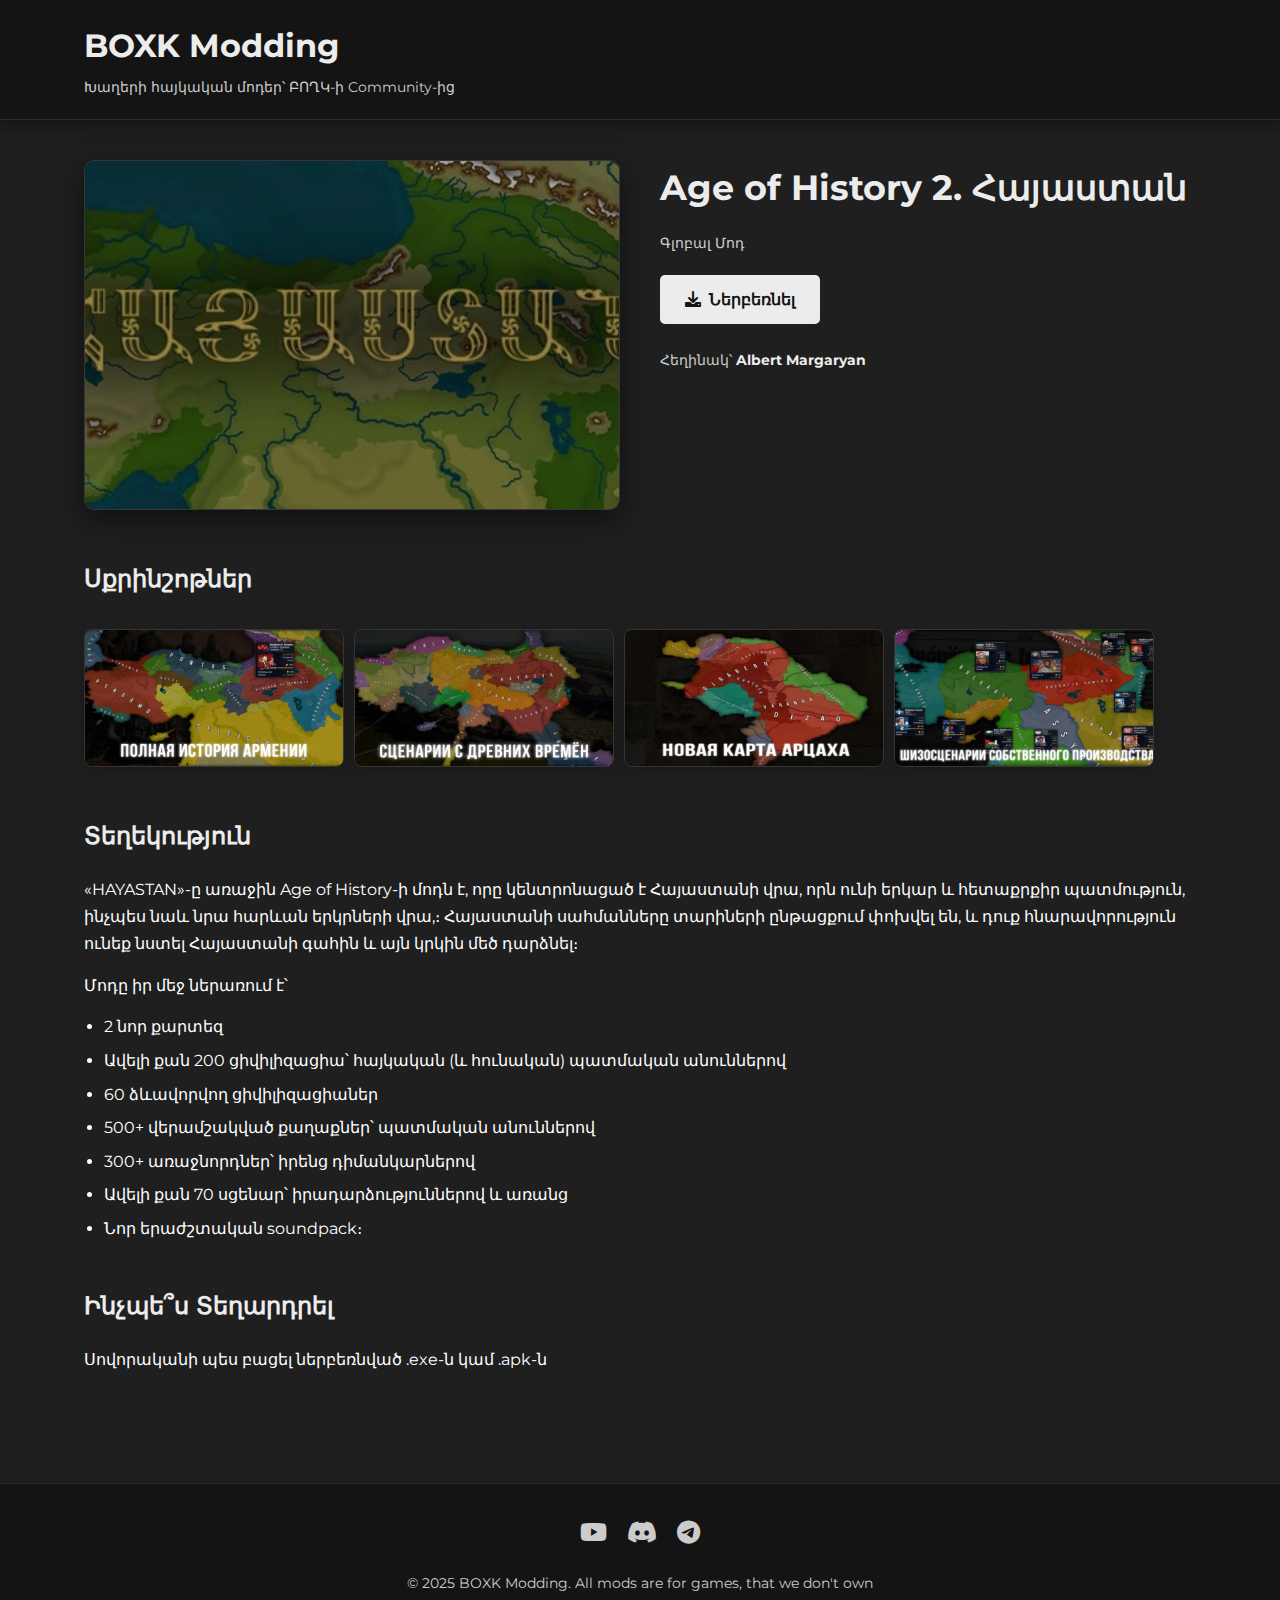
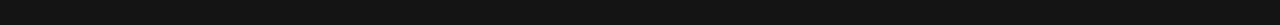
<file: aoh.html>
<!DOCTYPE html>
<head>
    <meta charset="UTF-8">
    <meta name="viewport" content="width=device-width, initial-scale=1.0">
    <title>Age of History 2 Հայաստան | BOXK Modding</title>
    <link rel="stylesheet" href="style.css">
    <link rel="stylesheet" href="modstyle.css">
    <link href="https://fonts.googleapis.com/css2?family=Montserrat:wght@400;600;700&display=swap" rel="stylesheet">
    <link rel="stylesheet" href="https://cdnjs.cloudflare.com/ajax/libs/font-awesome/6.0.0-beta3/css/all.min.css">
    <link rel="icon" type="image/png" href="media/icon.png">
</head>
<body>
    <script src="header.js"></script>

    <main class="container mod-page">
        <section class="mod-header">
            <div class="mod-cover">
                <img src="media/Hayastan.webp">
                <img class="blur" src="media/Hayastan.webp">
            </div>
            <div class="mod-info">
                <h1>Age of History 2. Հայաստան</h1>
                <div class="meta">
                    <p>Գլոբալ Մոդ</p>
                </div>
                <div class="actions">
                    <a href="https://drive.google.com/uc?export=download&id=1N3yPPyIC_wSHWL718IXwezHyYauNpfv5" target="_blank" class="download-btn">
                        <i class="fas fa-download"></i>
                        Ներբեռնել
                    </a>
                </div>
                <div class="author">
                    <span>Հեղինակ՝ <a href="vk.com/hayastanaoh">Albert Margaryan</a></span>
                </div>
            </div>
        </section>

        <section class="mod-media">
            <h2>Սքրինշոթներ</h2>
            <div class="media-grid">
                <div class="media-item">
                    <img src="media/Hayastan_1.webp" class="clickable-image">
                </div>
                <div class="media-item">
                   <img src="media/Hayastan_2.webp" class="clickable-image">
                </div>
                <div class="media-item">
                    <img src="media/Hayastan_3.webp" class="clickable-image">
                </div>
                <div class="media-item">
                   <img src="media/Hayastan_4.webp" class="clickable-image">
                </div>
            </div>

            <div id="image-modal" class="image-modal">
                <span class="close-btn">&times;</span>
                <img class="modal-content" id="modal-img">
            </div>
        </section>

        <section class="mod-description">
            <h2>Տեղեկություն</h2>
            <p>«HAYASTAN»-ը առաջին Age of History-ի մոդն է, որը կենտրոնացած է Հայաստանի վրա, որն ունի երկար և հետաքրքիր պատմություն, ինչպես նաև նրա հարևան երկրների վրա,։ Հայաստանի սահմանները տարիների ընթացքում փոխվել են, և դուք հնարավորություն ունեք նստել Հայաստանի գահին և այն կրկին մեծ դարձնել։</p>
            <p>Մոդը իր մեջ ներառում է՝</p>
			<ul>
                <li>2 նոր քարտեզ</li>
                <li>Ավելի քան 200 ցիվիլիզացիա՝ հայկական (և հունական) պատմական անուններով</li>
				<li>60 ձևավորվող ցիվիլիզացիաներ</li>
                <li>500+ վերամշակված քաղաքներ՝ պատմական անուններով</li>
				<li>300+ առաջնորդներ՝ իրենց դիմանկարներով</li>
                <li>Ավելի քան 70 սցենար՝ իրադարձություններով և առանց</li>
				<li>Նոր երաժշտական ​​soundpack։</li>
            </ul>
            <br>
            <h2>Ինչպե՞ս Տեղարդրել</h2>
            <p>Սովորականի պես բացել ներբեռնված .exe-ն կամ .apk-ն</p>
        </section>
    </main>

    <script src="footer.js"></script>
</body>
</html>
</file>
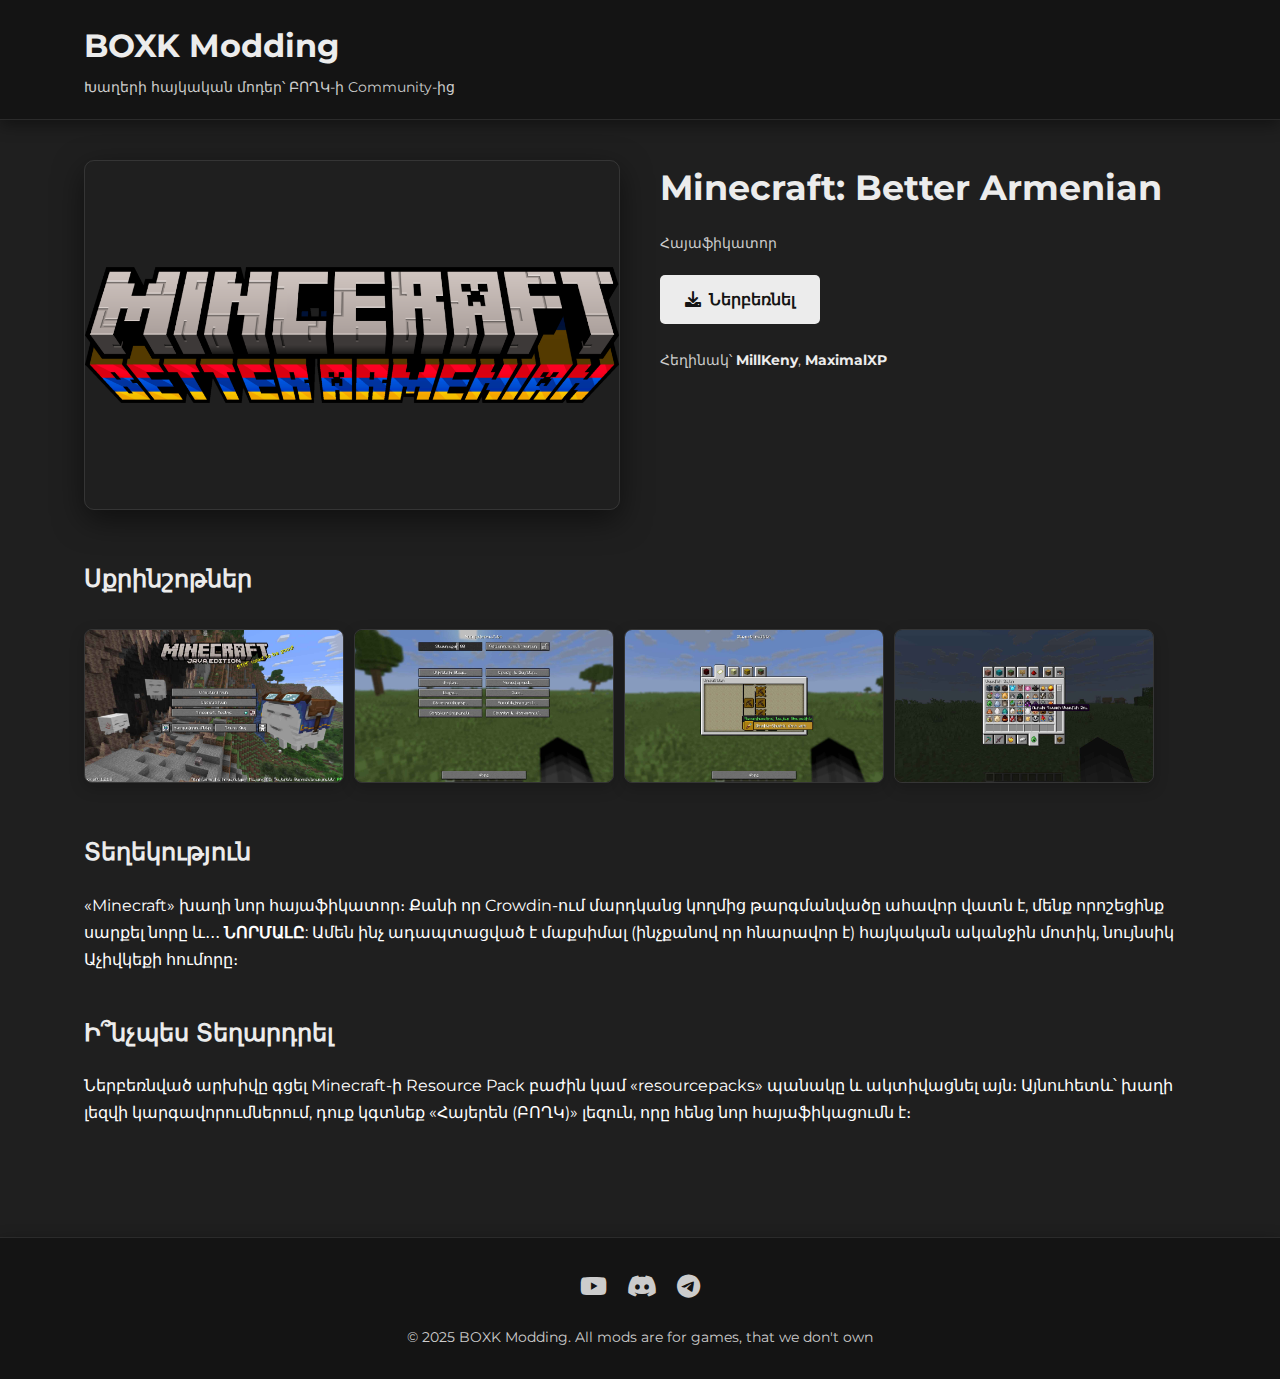
<file: BA.html>
<!DOCTYPE html>
<head>
    <meta charset="UTF-8">
    <meta name="viewport" content="width=device-width, initial-scale=1.0">
    <title>Minecraft: Better Armenian | BOXK Modding</title>
    <link rel="stylesheet" href="style.css">
    <link rel="stylesheet" href="modstyle.css">
    <link href="https://fonts.googleapis.com/css2?family=Montserrat:wght@400;600;700&display=swap" rel="stylesheet">
    <link rel="stylesheet" href="https://cdnjs.cloudflare.com/ajax/libs/font-awesome/6.0.0-beta3/css/all.min.css">
    <link rel="icon" type="image/png" href="media/icon.png">
</head>
<body>
    <script src="header.js"></script>

    <main class="container mod-page">
        <section class="mod-header">
            <div class="mod-cover">
                <img src="media/BA.png">
            </div>
            <div class="mod-info">
                <h1>Minecraft: Better Armenian</h1>
                <div class="meta">
                    <span>Հայաֆիկատոր</span>
                </div>
                <div class="actions">
                    <a href="https://modrinth.com/resourcepack/armenian/versions" target="_blank" class="download-btn">
                        <i class="fas fa-download"></i>
                        Ներբեռնել
                    </a>
                </div>
                <div class="author">
                    <span>Հեղինակ՝ <a href="https://linktr.ee/millkeny">MillKeny</a>, <a href="#">MaximalXP</a></span>
                </div>
            </div>
        </section>

        <section class="mod-media">
            <h2>Սքրինշոթներ</h2>
            <div class="media-grid">
                <div class="media-item">
                    <img src="media/BA_1.jpg" class="clickable-image">
                </div>
                <div class="media-item">
                   <img src="media/BA_2.jpg" class="clickable-image">
                </div>
                <div class="media-item">
                    <img src="media/BA_3.jpg" class="clickable-image">
                </div>
                <div class="media-item">
                   <img src="media/BA_4.jpg" class="clickable-image">
                </div>
            </div>

            <div id="image-modal" class="image-modal">
                <span class="close-btn">&times;</span>
                <img class="modal-content" id="modal-img">
            </div>
        </section>

        <section class="mod-description">
            <h2>Տեղեկություն</h2>
            <p>«Minecraft» խաղի նոր հայաֆիկատոր։ Քանի որ Crowdin-ում մարդկանց կողմից թարգմանվածը ահավոր վատն է, մենք որոշեցինք սարքել նորը և․․․ <b>ՆՈՐՄԱԼԸ</b>: Ամեն ինչ ադապտացված է մաքսիմալ (ինչքանով որ հնարավոր է) հայկական ականջին մոտիկ, նույնսիկ Աչիվկեքի հումորը։</p>
            <br>
            <h2>Ի՞նչպես Տեղարդրել</h2>
            <p>Ներբեռնված արխիվը գցել Minecraft-ի Resource Pack բաժին կամ «resourcepacks» պանակը և ակտիվացնել այն։ Այնուհետև՝ խաղի լեզվի կարգավորումներում, դուք կգտնեք «Հայերեն (ԲՈՂԿ)» լեզուն, որը հենց նոր հայաֆիկացումն է։</p>
        </section>
    </main>

    <script src="footer.js"></script>
</body>
</html>
</file>
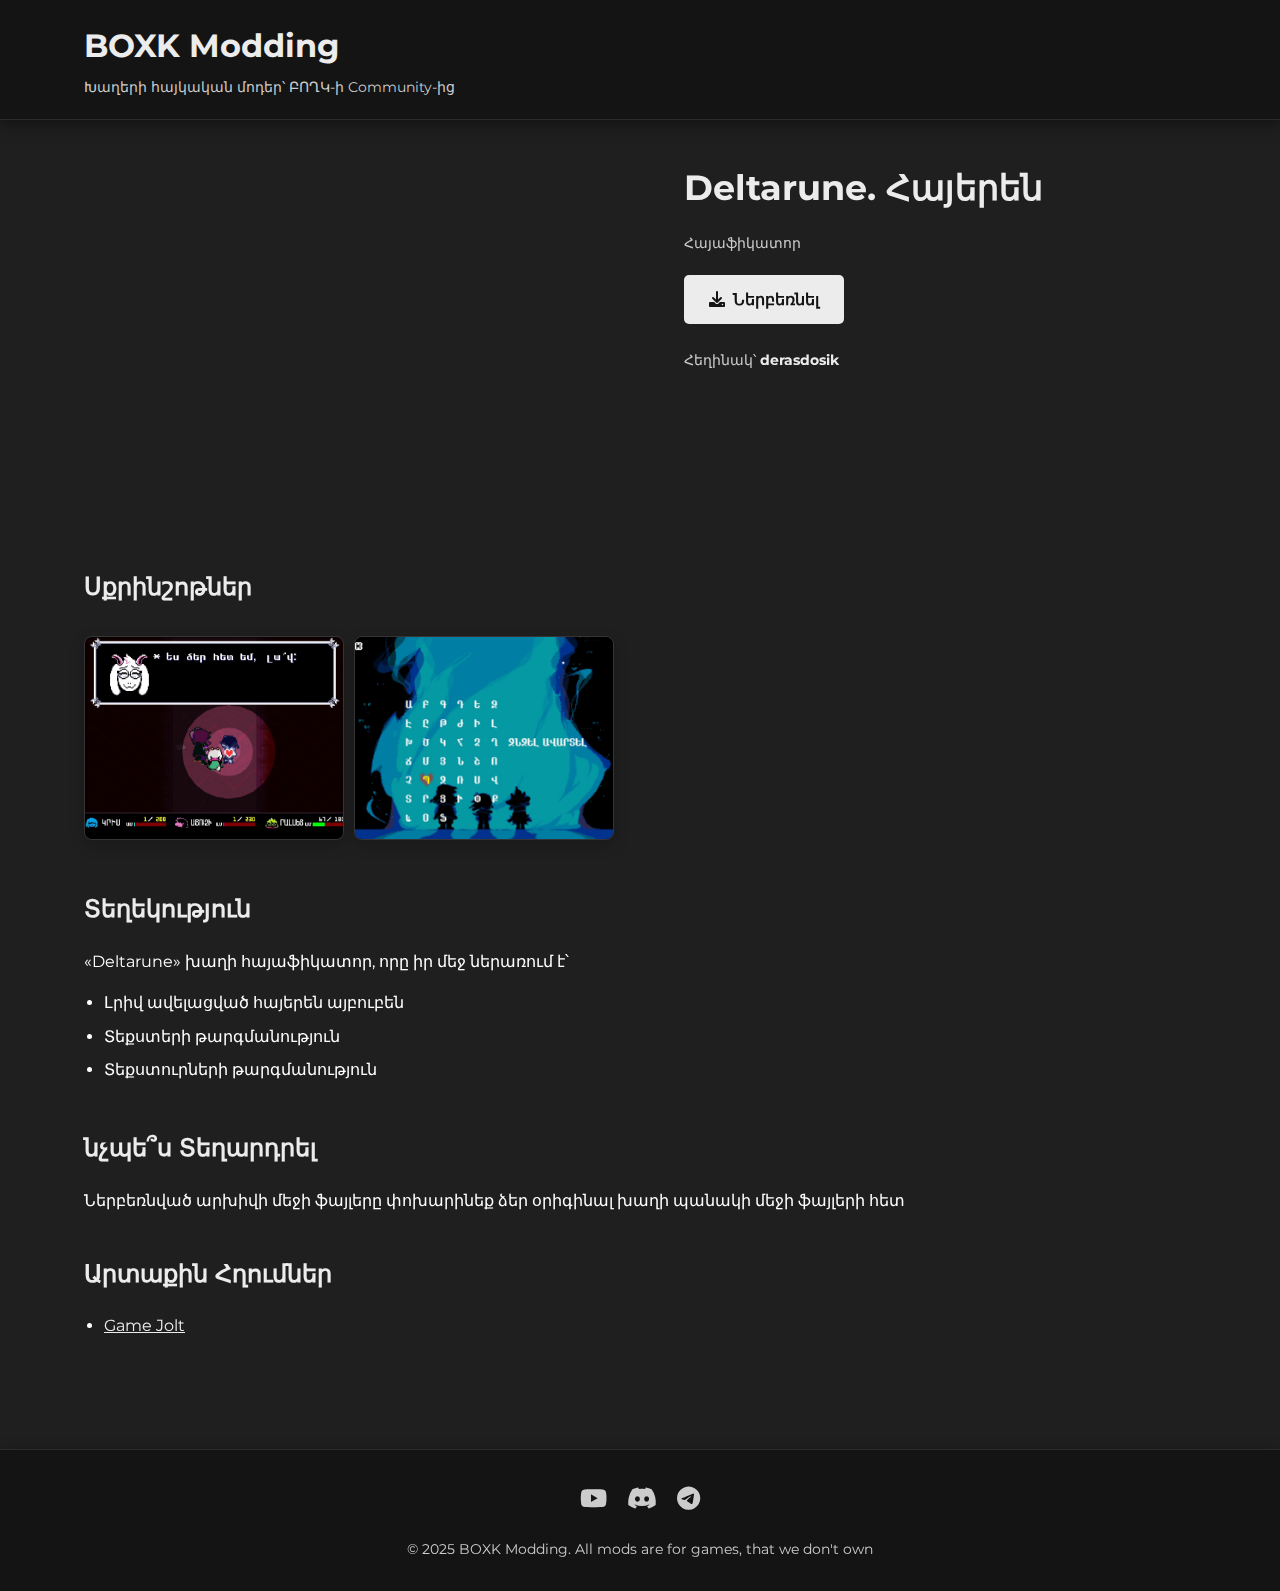
<file: deltarune.html>
<!DOCTYPE html>
<head>
    <meta charset="UTF-8">
    <meta name="viewport" content="width=device-width, initial-scale=1.0">
    <title>Deltarune. Հայերեն | BOXK Modding</title>
    <link rel="stylesheet" href="style.css">
    <link rel="stylesheet" href="modstyle.css">
    <link href="https://fonts.googleapis.com/css2?family=Montserrat:wght@400;600;700&display=swap" rel="stylesheet">
    <link rel="stylesheet" href="https://cdnjs.cloudflare.com/ajax/libs/font-awesome/6.0.0-beta3/css/all.min.css">
    <link rel="icon" type="image/png" href="media/icon.png">
</head>
<body>
    <script src="header.js"></script>

    <main class="container mod-page">
        <section class="mod-header">
            <div class="mod-video">
                <iframe width="560" height="350" src="https://www.youtube.com/embed/fEoJ4qBXMoQ?si=k2eK6OtmxlcPmPHZ" frameborder="0" allow="accelerometer; autoplay; clipboard-write; encrypted-media; gyroscope; picture-in-picture; web-share" referrerpolicy="strict-origin-when-cross-origin" allowfullscreen></iframe>
            </div>
            <div class="mod-info">
                <h1>Deltarune. Հայերեն</h1>
                <div class="meta">
                    <span>Հայաֆիկատոր</span>
                </div>
                <div class="actions">
                    <a href="https://drive.google.com/uc?export=download&id=15xu53HBdqSwliTzt_YaEIUjNPBd-1v3q" target="_blank" class="download-btn">
                        <i class="fas fa-download"></i>
                        Ներբեռնել
                    </a>
                </div>
                <div class="author">
                    <span>Հեղինակ՝ <a href="https://gamejolt.com/@derasdosik" target="_blank">derasdosik</a></span>
                </div>
            </div>
        </section>

        <section class="mod-media">
            <h2>Սքրինշոթներ</h2>
            <div class="media-grid">
                <div class="media-item">
                    <img src="media/deltarune_1.jpg" class="clickable-image">
                </div>
                <div class="media-item">
                    <img src="media/deltarune_2.jpg" class="clickable-image">
                </div>
            </div>

            <div id="image-modal" class="image-modal">
                <span class="close-btn">&times;</span>
                <img class="modal-content" id="modal-img">
            </div>
        </section>

        <section class="mod-description">
            <h2>Տեղեկություն</h2>
            <p>«Deltarune» խաղի հայաֆիկատոր, որը իր մեջ ներառում է՝</p>
            <ul>
                <li>Լրիվ ավելացված հայերեն այբուբեն</li>
                <li>Տեքստերի թարգմանություն</li>
                <li>Տեքստուրների թարգմանություն</li>
            </ul>
            <br>
            <h2>նչպե՞ս Տեղարդրել</h2>
            <p>Ներբեռնված արխիվի մեջի ֆայլերը փոխարինեք ձեր օրիգինալ խաղի պանակի մեջի ֆայլերի հետ</p>
            <br>
            <h2>Արտաքին Հղումներ</h2>
            <ul>
                <li><a href="https://gamejolt.com/games/DELTARUNE_HAYEREN/999520" target="_blank">Game Jolt</a></li>
            </ul>
        </section>
    </main>

    <script src="footer.js"></script>
</body>
</html>
</file>
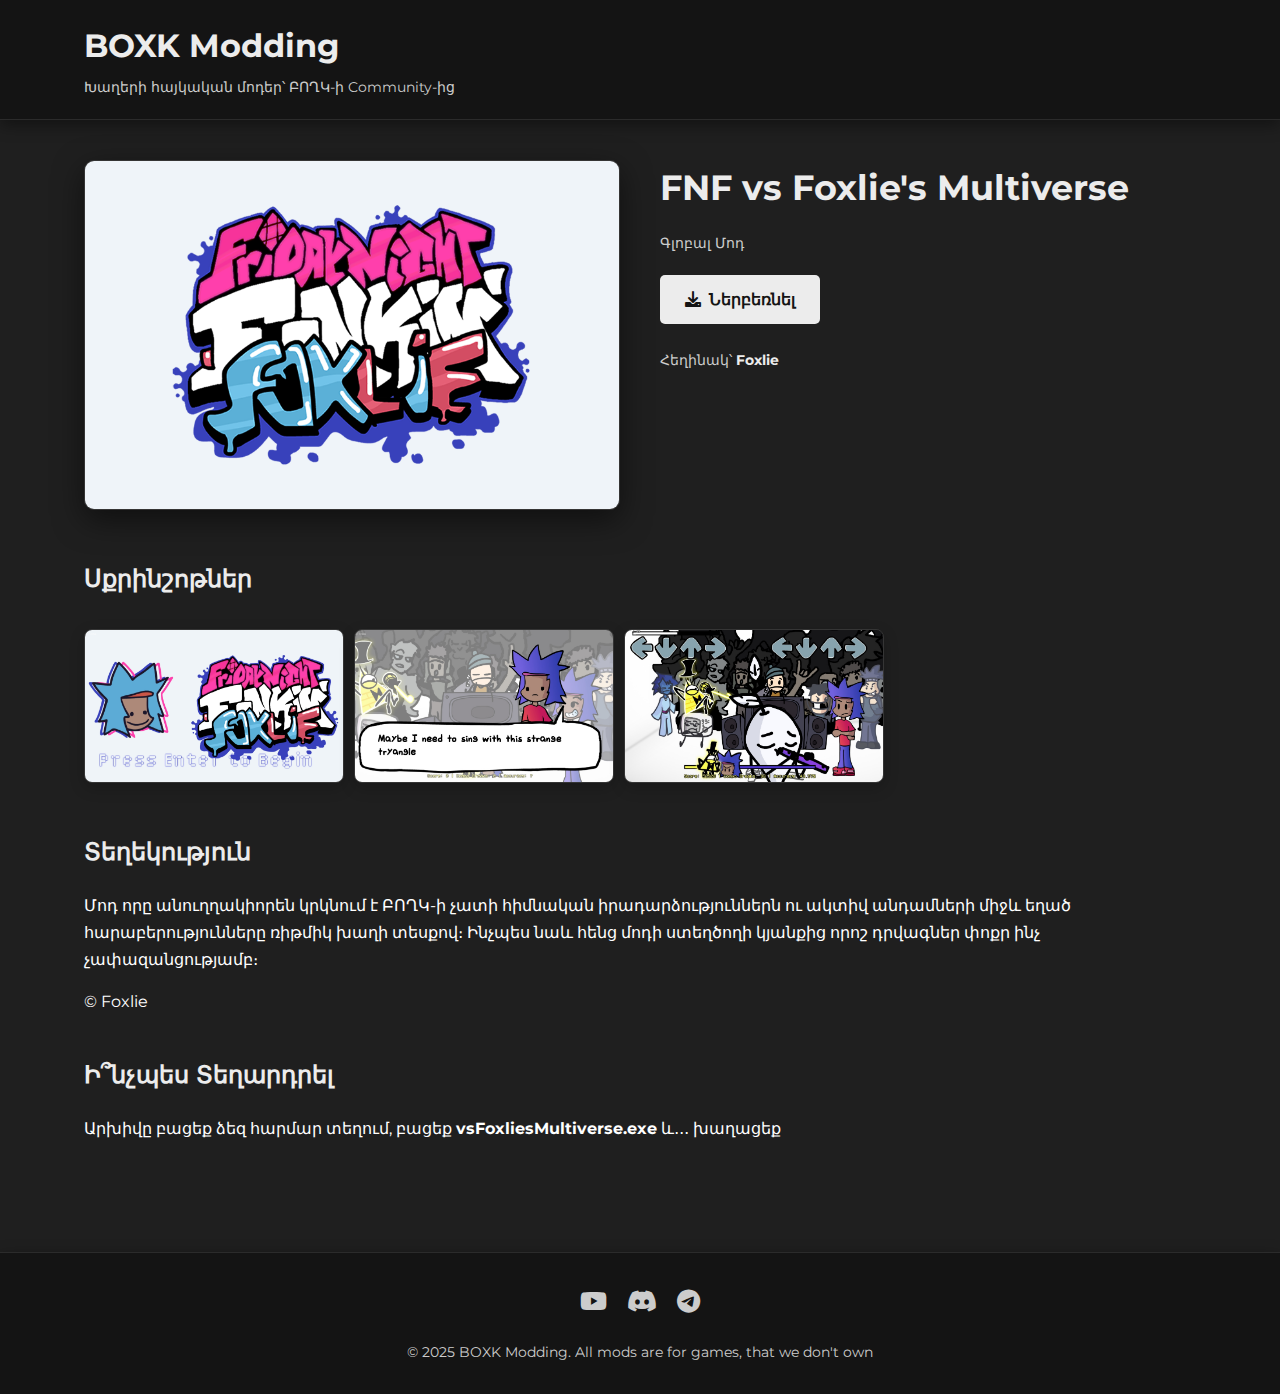
<file: foxlie.html>
<!DOCTYPE html>
<head>
    <meta charset="UTF-8">
    <meta name="viewport" content="width=device-width, initial-scale=1.0">
    <title>FNF vs Foxlie's Multiverse | BOXK Modding</title>
    <link rel="stylesheet" href="style.css">
    <link rel="stylesheet" href="modstyle.css">
    <link href="https://fonts.googleapis.com/css2?family=Montserrat:wght@400;600;700&display=swap" rel="stylesheet">
    <link rel="stylesheet" href="https://cdnjs.cloudflare.com/ajax/libs/font-awesome/6.0.0-beta3/css/all.min.css">
</head>
<body>
    <script src="header.js"></script>

    <main class="container mod-page">
        <section class="mod-header">
            <div class="mod-cover">
                <img src="media/foxlie.png" alt="1">
            </div>
            <div class="mod-info">
                <h1>FNF vs Foxlie's Multiverse</h1>
                <div class="meta">
                    <span>Գլոբալ Մոդ</span>
                </div>
                <div class="actions">
                    <a href="https://drive.google.com/uc?export=download&id=1ygleahza8jv1Sf7Pr6CtvsNSJy348SW7" target="_blank" class="download-btn">
                        <i class="fas fa-download"></i>
                        Ներբեռնել
                    </a>
                </div>
                <div class="author">
                    <span>Հեղինակ՝ <a href="https://www.youtube.com/@FoxlieOfficialYeah" target="_blank">Foxlie</a></span>
                </div>
            </div>
        </section>

        <section class="mod-media">
            <h2>Սքրինշոթներ</h2>
            <div class="media-grid">
                <div class="media-item">
                    <img src="media/foxlie_1.jpg" class="clickable-image">
                </div>
                <div class="media-item">
                   <img src="media/foxlie_2.jpg" class="clickable-image">
                </div>
                <div class="media-item">
                    <img src="media/foxlie_3.jpg" class="clickable-image">
                </div>
            </div>

            <div id="image-modal" class="image-modal">
                <span class="close-btn">&times;</span>
                <img class="modal-content" id="modal-img">
            </div>
        </section>

        <section class="mod-description">
            <h2>Տեղեկություն</h2>
            <p>Մոդ որը անուղղակիորեն կրկնում է ԲՈՂԿ-ի չատի հիմնական իրադարձություններն ու ակտիվ անդամների միջև եղած հարաբերությունները ռիթմիկ խաղի տեսքով։ Ինչպես նաև հենց մոդի ստեղծողի կյանքից որոշ դրվագներ փոքր ինչ չափազանցությամբ։</p>
            <p>&copy; Foxlie</p>
            <br>
            <h2>Ի՞նչպես Տեղարդրել</h2>
            <p>Արխիվը բացեք ձեզ հարմար տեղում, բացեք <b>vsFoxliesMultiverse.exe</b> և․․․ խաղացեք</p>
        </section>
    </main>

    <script src="footer.js"></script>
</body>
</html>
</file>
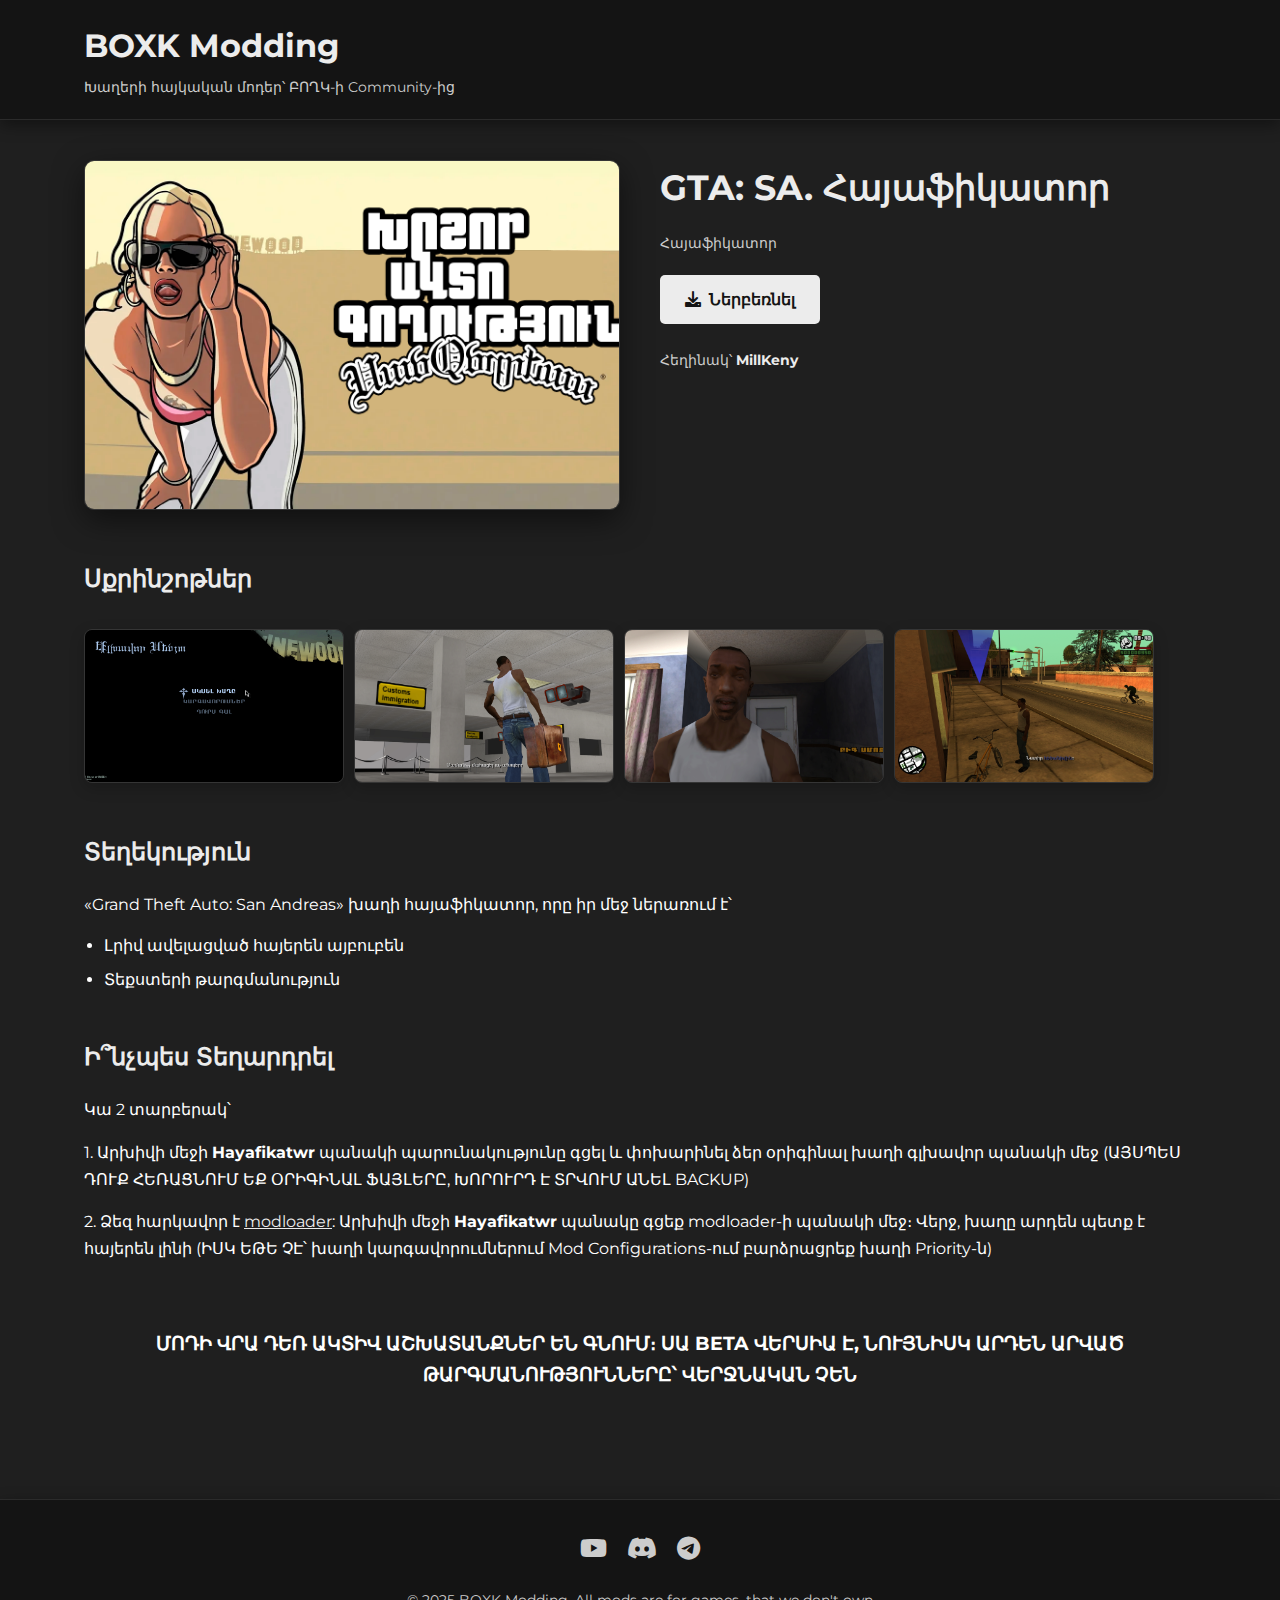
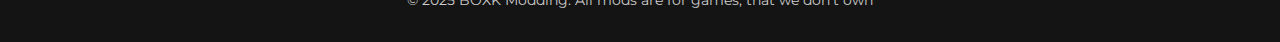
<file: gtasa.html>
<!DOCTYPE html>
<head>
    <meta charset="UTF-8">
    <meta name="viewport" content="width=device-width, initial-scale=1.0">
    <title>GTA: SA. Հայաֆիկատոր | BOXK Modding</title>
    <link rel="stylesheet" href="style.css">
    <link rel="stylesheet" href="modstyle.css">
    <link href="https://fonts.googleapis.com/css2?family=Montserrat:wght@400;600;700&display=swap" rel="stylesheet">
    <link rel="stylesheet" href="https://cdnjs.cloudflare.com/ajax/libs/font-awesome/6.0.0-beta3/css/all.min.css">
    <link rel="icon" type="image/png" href="media/icon.png">
</head>
<body>
    <script src="header.js"></script>

    <main class="container mod-page">
        <section class="mod-header">
            <div class="mod-cover">
                <img src="media/gtasa.png">
                <img class="blur" src="media/gtasa.png">
            </div>
            <div class="mod-info">
                <h1>GTA: SA. Հայաֆիկատոր</h1>
                <div class="meta">
                    <p>Հայաֆիկատոր</p>
                </div>
                <div class="actions">
                    <a href="https://drive.google.com/uc?export=download&id=1N3yPPyIC_wSHWL718IXwezHyYauNpfv5" target="_blank" class="download-btn">
                        <i class="fas fa-download"></i>
                        Ներբեռնել
                    </a>
                </div>
                <div class="author">
                    <span>Հեղինակ՝ <a href="https://linktr.ee/millkeny">MillKeny</a></span>
                </div>
            </div>
        </section>

        <section class="mod-media">
            <h2>Սքրինշոթներ</h2>
            <div class="media-grid">
                <div class="media-item">
                    <img src="media/gtasa_1.jpg" class="clickable-image">
                </div>
                <div class="media-item">
                   <img src="media/gtasa_2.jpg" class="clickable-image">
                </div>
                <div class="media-item">
                    <img src="media/gtasa_3.jpg" class="clickable-image">
                </div>
                <div class="media-item">
                   <img src="media/gtasa_4.jpg" class="clickable-image">
                </div>
            </div>

            <div id="image-modal" class="image-modal">
                <span class="close-btn">&times;</span>
                <img class="modal-content" id="modal-img">
            </div>
        </section>

        <section class="mod-description">
            <h2>Տեղեկություն</h2>
            <p>«Grand Theft Auto: San Andreas» խաղի հայաֆիկատոր, որը իր մեջ ներառում է՝</p>
            <ul>
                <li>Լրիվ ավելացված հայերեն այբուբեն</li>
                <li>Տեքստերի թարգմանություն</li>
            </ul>
            <br>
            <h2>Ի՞նչպես Տեղարդրել</h2>
            <p>Կա 2 տարբերակ՝</p>
            <p>1. Արխիվի մեջի <b>Hayafikatwr</b> պանակի պարունակությունը գցել և փոխարինել ձեր օրիգինալ խաղի գլխավոր պանակի մեջ (ԱՅՍՊԵՍ ԴՈՒՔ ՀԵՌԱՑՆՈՒՄ ԵՔ ՕՐԻԳԻՆԱԼ ՖԱՅԼԵՐԸ, ԽՈՐՈՒՐԴ Է ՏՐՎՈՒՄ ԱՆԵԼ BACKUP)</p>
            <p>2. Ձեզ հարկավոր է <a href="https://github.com/thelink2012/modloader/releases">modloader</a>: Արխիվի մեջի <b>Hayafikatwr</b> պանակը գցեք modloader-ի պանակի մեջ։ Վերջ, խաղը արդեն պետք է հայերեն լինի (ԻՍԿ ԵԹԵ ՉԷ՝ խաղի կարգավորումներում Mod Configurations-ում բարձրացրեք խաղի Priority-ն)</p>
            <br>
            <h3 style="text-align: center;">ՄՈԴԻ ՎՐԱ ԴԵՌ ԱԿՏԻՎ ԱՇԽԱՏԱՆՔՆԵՐ ԵՆ ԳՆՈՒՄ։ ՍԱ BETA ՎԵՐՍԻԱ Է, ՆՈՒՅՆԻՍԿ ԱՐԴԵՆ ԱՐՎԱԾ ԹԱՐԳՄԱՆՈՒԹՅՈՒՆՆԵՐԸ՝ ՎԵՐՋՆԱԿԱՆ ՉԵՆ<h3></h3>
        </section>
    </main>

    <script src="footer.js"></script>
</body>
</html>
</file>
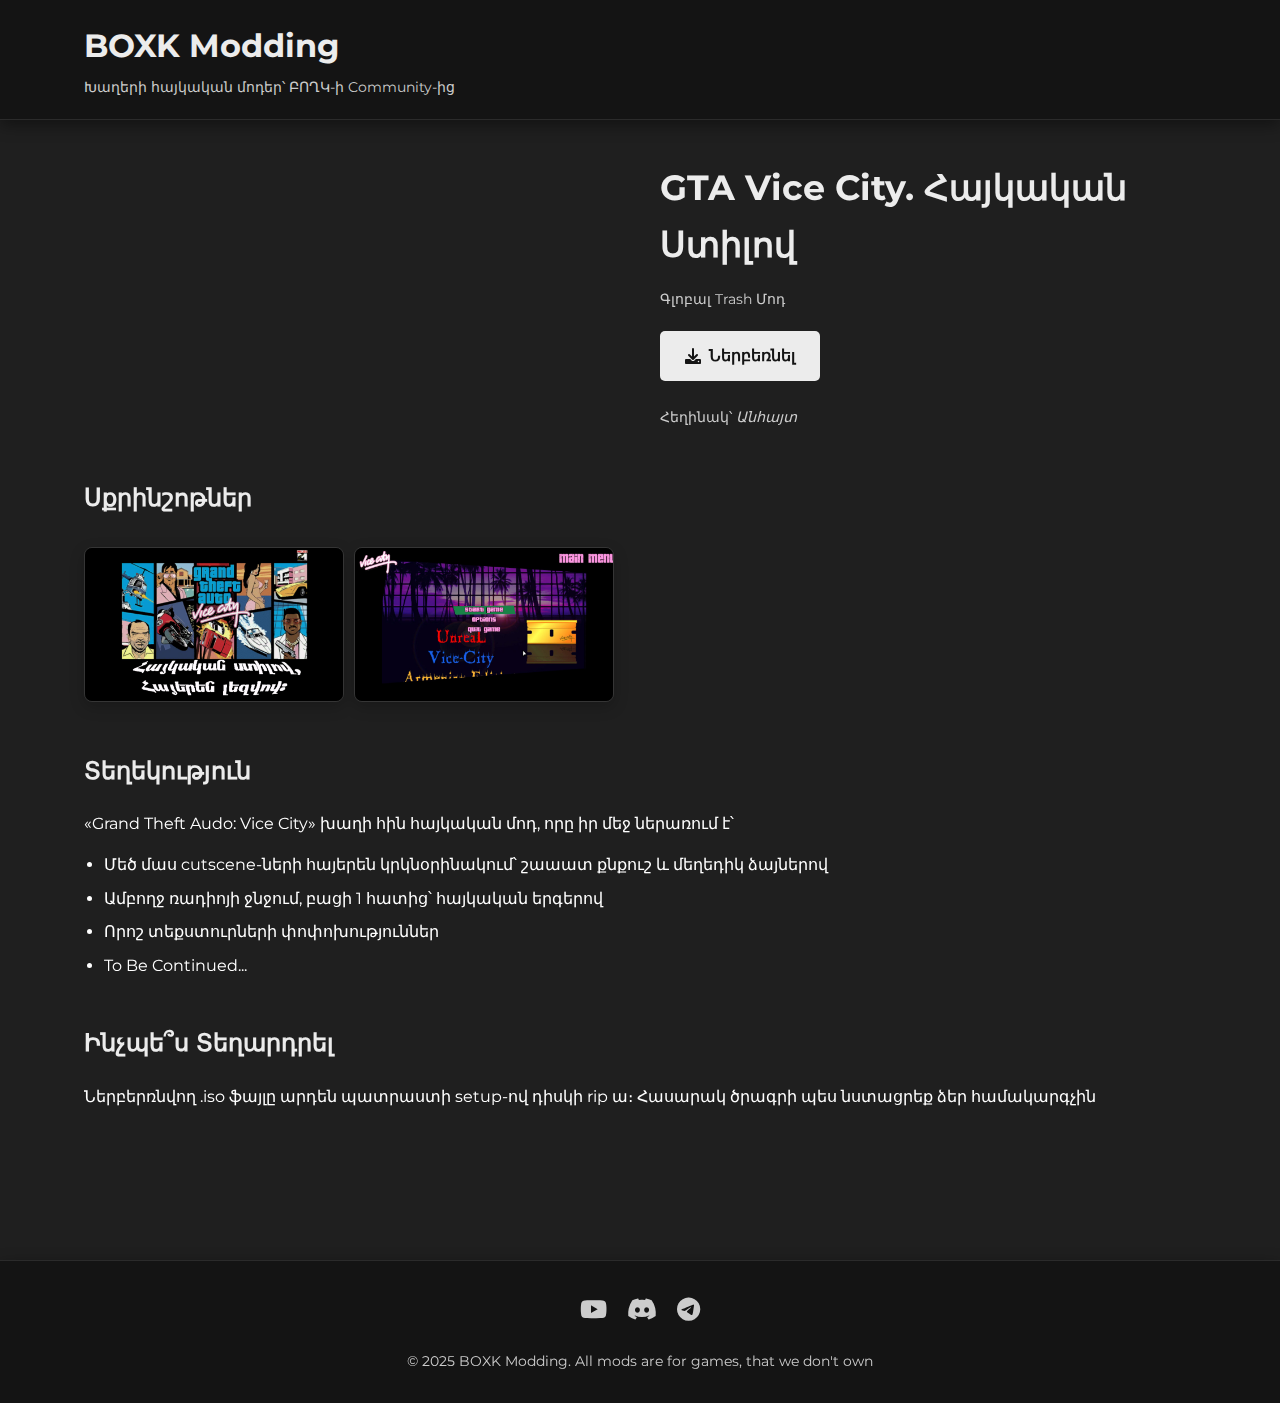
<file: gtaVc.html>
<!DOCTYPE html>
<head>
    <meta charset="UTF-8">
    <meta name="viewport" content="width=device-width, initial-scale=1.0">
    <title>Underlate. Հայերեն | BOXK Modding</title>
    <link rel="stylesheet" href="style.css">
    <link rel="stylesheet" href="modstyle.css">
    <link href="https://fonts.googleapis.com/css2?family=Montserrat:wght@400;600;700&display=swap" rel="stylesheet">
    <link rel="stylesheet" href="https://cdnjs.cloudflare.com/ajax/libs/font-awesome/6.0.0-beta3/css/all.min.css">
    <link rel="icon" type="image/png" href="media/icon.png">
</head>
<body>
    <script src="header.js"></script>

    <main class="container mod-page">
        <section class="mod-header">
            <div class="mod-video">
                <iframe src="https://www.youtube.com/embed/xpAYac_u-T4" title="YouTube video player" frameborder="0" allow="accelerometer; autoplay; clipboard-write; encrypted-media; gyroscope; picture-in-picture; web-share" referrerpolicy="strict-origin-when-cross-origin" allowfullscreen></iframe>
            </div>
            <div class="mod-info">
                <h1>GTA Vice City. Հայկական Ստիլով</h1>
                <div class="meta">
                    <span>Գլոբալ Trash Մոդ</span>
                </div>
                <div class="actions">
                    <a href="https://mega.nz/file/Jv0C2Zob#hYKXmDfIHrEzIHPnoRcYFqwhH-ouD6a3pzq34r97Nzg" target="_blank" class="download-btn">
                        <i class="fas fa-download"></i>
                        Ներբեռնել
                    </a>
                </div>
                <div class="author">
                    <span>Հեղինակ՝ <i>Անհայտ</i></span>
                </div>
            </div>
        </section>

        <section class="mod-media">
            <h2>Սքրինշոթներ</h2>
            <div class="media-grid">
                <div class="media-item">
                    <img src="media/gtaViceCity2.jpg" class="clickable-image">
                </div>
                <div class="media-item">
                    <img src="media/gtaViceCity1.jpg" class="clickable-image">
                </div>
                </div>
            </div>

            <div id="image-modal" class="image-modal">
                <span class="close-btn">&times;</span>
                <img class="modal-content" id="modal-img">
            </div>
        </section>

        <section class="mod-description">
            <h2>Տեղեկություն</h2>
            <p>«Grand Theft Audo: Vice City» խաղի հին հայկական մոդ, որը իր մեջ ներառում է՝</p>
            <ul>
                <li>Մեծ մաս cutscene-ների հայերեն կրկնօրինակում՝ շաաատ քնքուշ և մեղեդիկ ձայներով</li>
                <li>Ամբողջ ռադիոյի ջնջում, բացի 1 հատից՝ հայկական երգերով</li>
                <li>Որոշ տեքստուրների փոփոխություններ</li>
				<li>To Be Continued...</li>
            </ul>
            <br>
            <h2>Ինչպե՞ս Տեղարդրել</h2>
            <p>Ներբերռնվող .iso ֆայլը արդեն պատրաստի setup-ով դիսկի rip ա։ Հասարակ ծրագրի պես նստացրեք ձեր համակարգչին</p>
            <br>
        </section>
    </main>

    <script src="footer.js"></script>
</body>
</html>
</file>
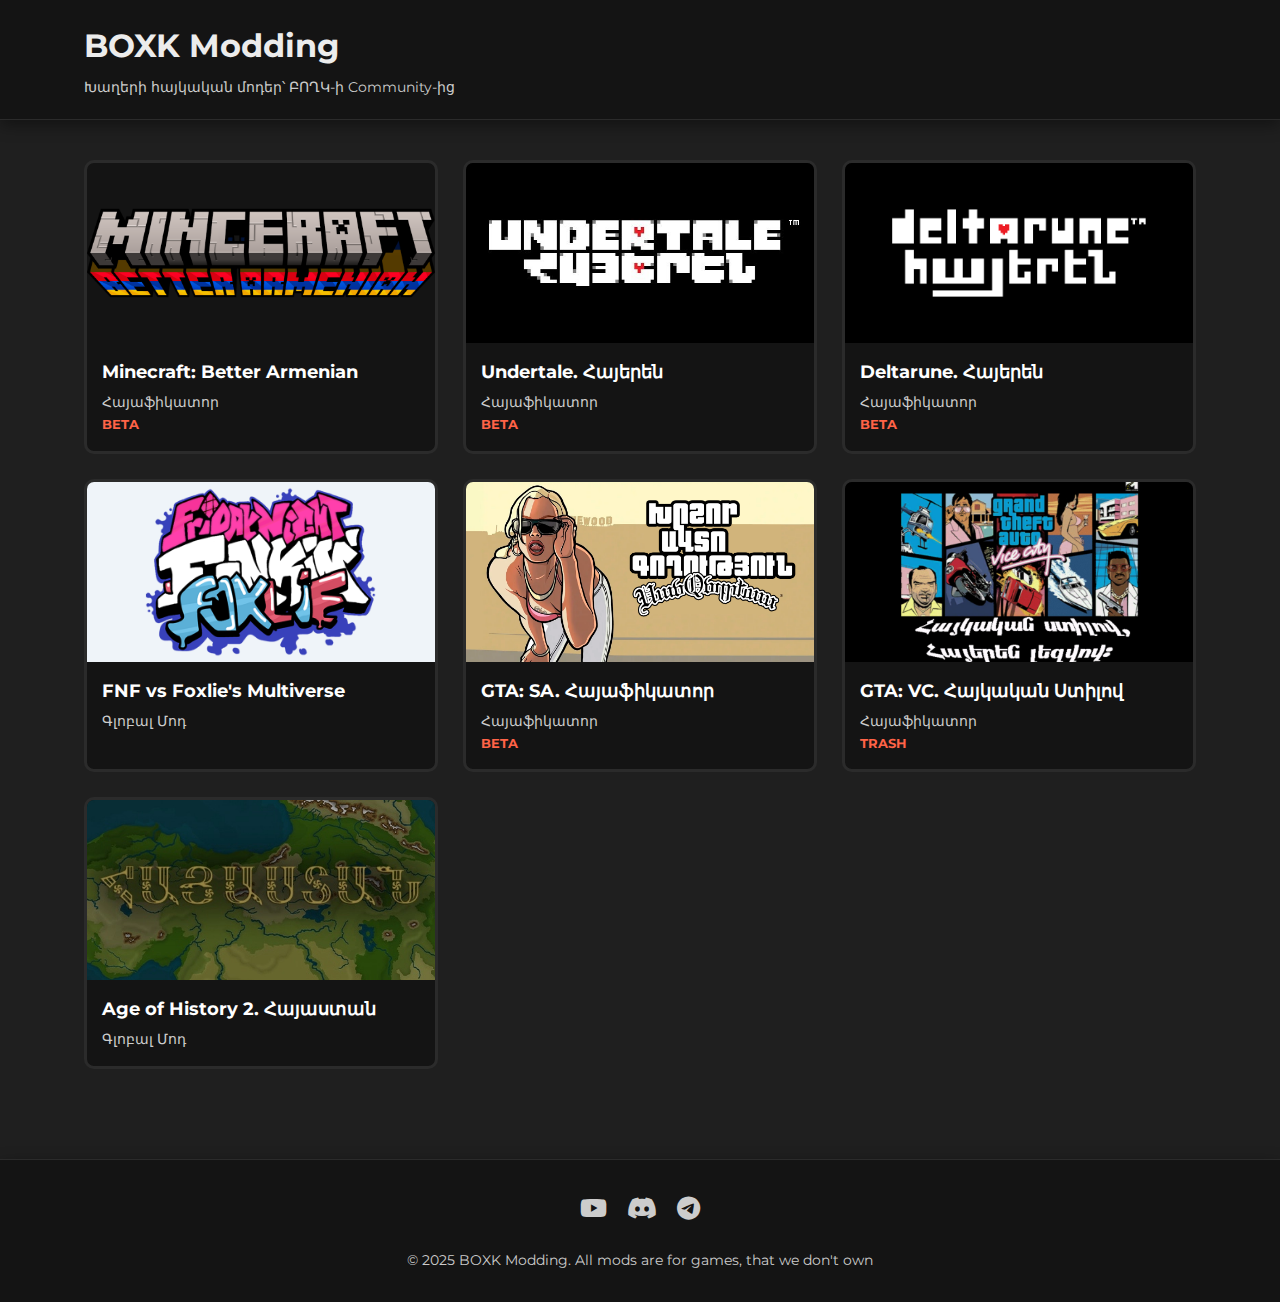
<file: index_old.html>
<!DOCTYPE html>
<html>
<head>
    <meta charset="UTF-8">
    <meta name="viewport" content="width=device-width, initial-scale=1.0">
    <title>BOXK Modding</title>
    <link rel="stylesheet" href="style.css">
    <link href="https://fonts.googleapis.com/css2?family=Montserrat:wght@400;600;700&display=swap" rel="stylesheet">
    <link rel="stylesheet" href="https://cdnjs.cloudflare.com/ajax/libs/font-awesome/6.0.0-beta3/css/all.min.css">
    <link rel="icon" type="image/png" href="media/icon.png">
</head>
<body>
    <script src="header.js"></script>

    <main class="container">
        <section class="mods-grid">
            <div class="grid-container">
                <a href="BA.html" class="mod-card">
                    <div class="mod-image">
                        <img src="media/BA.png">
                    </div>
                    <div class="mod-details">
                        <h3>Minecraft: Better Armenian</h3>
                        <p>Հայաֆիկատոր</p>
                        <h5 class="beta-sign">BETA</h5>
                    </div>
                </a>

                <a href="undertale.html" class="mod-card">
                    <div class="mod-image">
                        <img src="media/undertale.jpg">
                    </div>
                    <div class="mod-details">
                        <h3>Undertale. Հայերեն</h3>
                        <p>Հայաֆիկատոր</p>
                        <h5 class="beta-sign">BETA</h5>
                    </div>
                </a>

                <a href="deltarune.html" class="mod-card">
                    <div class="mod-image">
                        <img src="media/deltarune.png">
                    </div>
                    <div class="mod-details">
                        <h3>Deltarune. Հայերեն</h3>
                        <p>Հայաֆիկատոր</p>
                        <h5 class="beta-sign">BETA</h5>
                    </div>
                </a>

                <a href="foxlie.html" class="mod-card">
                    <div class="mod-image">
                        <img src="media/foxlie.png">
                    </div>
                    <div class="mod-details">
                        <h3>FNF vs Foxlie's Multiverse</h3>
                        <p>Գլոբալ Մոդ</p>
                    </div>
                </a>

                <a href="gtasa.html" class="mod-card">
                    <div class="mod-image">
                        <img src="media/gtasa.png">
                    </div>
                    <div class="mod-details">
                        <h3>GTA: SA. Հայաֆիկատոր</h3>
                        <p>Հայաֆիկատոր</p>
                        <h5 class="beta-sign">BETA</h5>
                    </div>
                </a>
				
				<a href="gtaVc.html" class="mod-card">
                    <div class="mod-image">
                        <img src="media/gtaViceCity2.jpg">
                    </div>
                    <div class="mod-details">
                        <h3>GTA: VC. Հայկական Ստիլով</h3>
                        <p>Հայաֆիկատոր</p>
                        <h5 class="beta-sign">TRASH</h5>
                    </div>
                </a>


                <a href="aoh.html" class="mod-card">
                    <div class="mod-image">
                        <img src="media/Hayastan.webp">
                    </div>
                    <div class="mod-details">
                        <h3>Age of History 2. Հայաստան</h3>
                        <p>Գլոբալ Մոդ</p>
                        <h5 class="beta-sign"></h5>
                    </div>
                </a>

            </div>
        </section>
    </main>
    
    <script src="footer.js"></script>
</body>

</html>
</file>
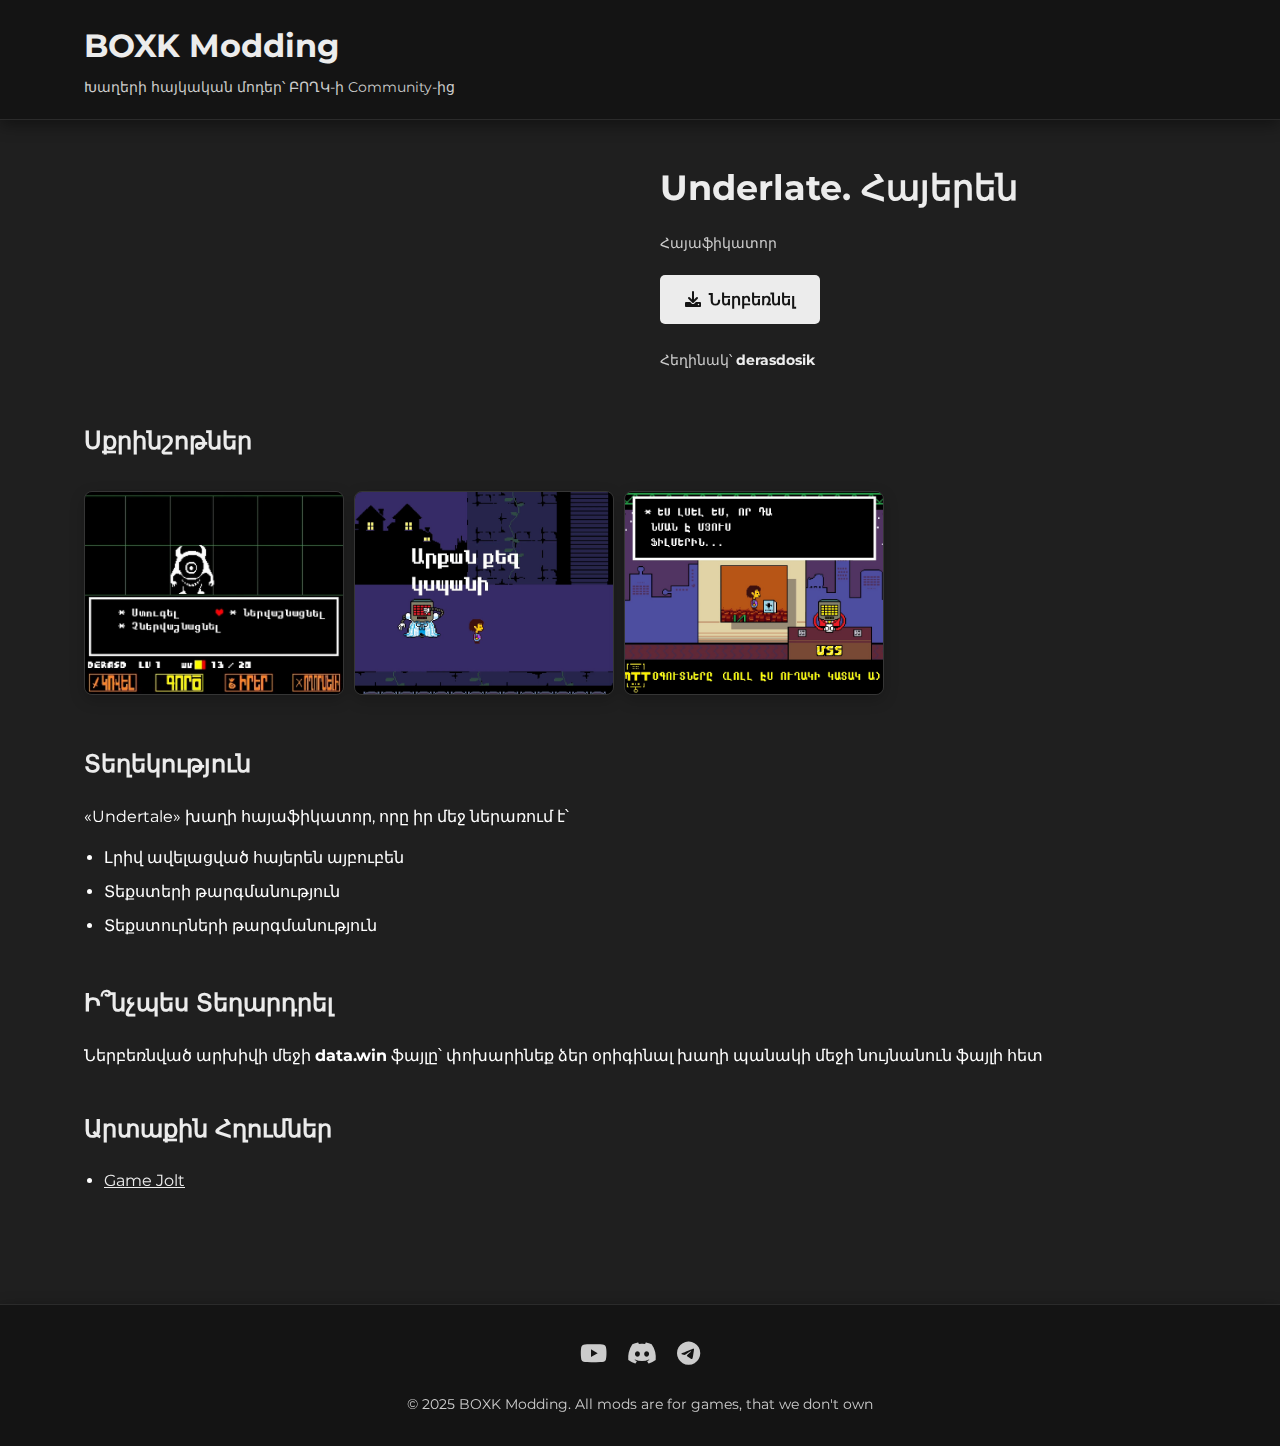
<file: undertale.html>
<!DOCTYPE html>
<head>
    <meta charset="UTF-8">
    <meta name="viewport" content="width=device-width, initial-scale=1.0">
    <title>Underlate. Հայերեն | BOXK Modding</title>
    <link rel="stylesheet" href="style.css">
    <link rel="stylesheet" href="modstyle.css">
    <link href="https://fonts.googleapis.com/css2?family=Montserrat:wght@400;600;700&display=swap" rel="stylesheet">
    <link rel="stylesheet" href="https://cdnjs.cloudflare.com/ajax/libs/font-awesome/6.0.0-beta3/css/all.min.css">
    <link rel="icon" type="image/png" href="media/icon.png">
</head>
<body>
    <script src="header.js"></script>

    <main class="container mod-page">
        <section class="mod-header">
            <div class="mod-video">
                <iframe src="https://www.youtube.com/embed/3HrDz0dDkjo?si=a7gtNNFWexdmM_0G" title="YouTube video player" frameborder="0" allow="accelerometer; autoplay; clipboard-write; encrypted-media; gyroscope; picture-in-picture; web-share" referrerpolicy="strict-origin-when-cross-origin" allowfullscreen></iframe>
            </div>
            <div class="mod-info">
                <h1>Underlate. Հայերեն</h1>
                <div class="meta">
                    <span>Հայաֆիկատոր</span>
                </div>
                <div class="actions">
                    <a href="https://drive.google.com/uc?export=download&id=1tT-L4sfx1kv7-me9hjkB5Ifbmboqrjqb" target="_blank" class="download-btn">
                        <i class="fas fa-download"></i>
                        Ներբեռնել
                    </a>
                </div>
                <div class="author">
                    <span>Հեղինակ՝ <a href="https://gamejolt.com/@derasdosik" target="_blank">derasdosik</a></span>
                </div>
            </div>
        </section>

        <section class="mod-media">
            <h2>Սքրինշոթներ</h2>
            <div class="media-grid">
                <div class="media-item">
                    <img src="media/undertale_1.jpg" class="clickable-image">
                </div>
                <div class="media-item">
                    <img src="media/undertale_2.jpg" class="clickable-image">
                </div>
                <div class="media-item">
                    <img src="media/undertale_3.jpg" class="clickable-image">
                </div>
            </div>

            <div id="image-modal" class="image-modal">
                <span class="close-btn">&times;</span>
                <img class="modal-content" id="modal-img">
            </div>
        </section>

        <section class="mod-description">
            <h2>Տեղեկություն</h2>
            <p>«Undertale» խաղի հայաֆիկատոր, որը իր մեջ ներառում է՝</p>
            <ul>
                <li>Լրիվ ավելացված հայերեն այբուբեն</li>
                <li>Տեքստերի թարգմանություն</li>
                <li>Տեքստուրների թարգմանություն</li>
            </ul>
            <br>
            <h2>Ի՞նչպես Տեղարդրել</h2>
            <p>Ներբեռնված արխիվի մեջի <b>data.win</b> ֆայլը՝ փոխարինեք ձեր օրիգինալ խաղի պանակի մեջի նույնանուն ֆայլի հետ</p>
            <br>
            <h2>Արտաքին Հղումներ</h2>
            <ul>
                <li><a href="https://gamejolt.com/games/Hayeren_undertale/986003" target="_blank">Game Jolt</a></li>
            </ul>
        </section>
    </main>

    <script src="footer.js"></script>
</body>
</html>
</file>
<file: style.css>
:root {
    --dark-bg: #1f1f1f;
    --darker-bg: #141414;
    --accent-color: #ececec;
    --accent-hover: #c9c9c9;
    --text-color: #ffffff;
    --text-secondary: #cccccc;
    --card-bg: #141414;
    --white-stripe: rgba(255, 255, 255, 0.1);
}

* {
    margin: 0;
    padding: 0;
    box-sizing: border-box;
    font-family: 'Montserrat', sans-serif;
}

body {
    background-color: var(--dark-bg);
    color: var(--text-color);
    line-height: 1.6;
}

.container {
    width: 90%;
    max-width: 1200px;
    margin: 0 auto;
    padding: 0 20px;
}

.dark-header {
    background-color: var(--darker-bg);
    padding: 20px 0;
    box-shadow: 0 5px 15px rgba(0, 0, 0, 0.4);
    top: 0;
    z-index: 1000;
    border-bottom: 1px solid var(--white-stripe);
}

.logo h1 {
    font-size: 2rem;
    font-weight: 700;
    color: var(--accent-color);
    margin-bottom: 5px;
}

.logo p {
    color: var(--text-secondary);
    font-size: 0.9rem;
}

.mods-grid {
    padding: 40px 0;
}

.mods-grid h2 {
    font-size: 1.8rem;
    margin-bottom: 30px;
    position: relative;
    padding-bottom: 10px;
}

.mods-grid h2:after {
    content: '';
    position: absolute;
    bottom: 0;
    left: 0;
    width: 60px;
    height: 3px;
    background-color: var(--accent-color);
}

.grid-container {
    display: grid;
    grid-template-columns: repeat(auto-fill, minmax(280px, 1fr));
    gap: 25px;
    margin-bottom: 50px;
}

.mod-card {
    background-color: var(--card-bg);
    border-radius: 10px;
    overflow: hidden;
    transition: transform 0.3s, box-shadow 0.3s;
    text-decoration: none;
    color: var(--text-color);
    display: block;
    border: 3px solid var(--white-stripe);
}

.mod-card:hover {
    transform: translateY(-5px);
    box-shadow: 0 10px 20px rgba(0, 0, 0, 0.3);
}

.mod-image {
    position: relative;
    height: 180px;
    overflow: hidden;
}

.mod-image img {
    width: 100%;
    height: 100%;
    object-fit: cover;
    transition: transform 0.5s;
}

.mod-card:hover .mod-image img {
    transform: scale(1.05);
}

.mod-details {
    padding: 15px;
}

.mod-details h3 {
    font-size: 1.1rem;
    margin-bottom: 5px;
}

.mod-details p {
    color: var(--text-secondary);
    font-size: 0.9rem;
}

.mod-details .oneline {
    white-space: nowrap;
}

.beta-sign {
    color: tomato;
    font-weight: bold;
}

.dark-footer {
    background-color: var(--darker-bg);
    padding: 30px 0;
    border-top: 1px solid var(--white-stripe);
    box-shadow: 0 5px 15px rgba(0, 0, 0, 0.4);
}

.social-icons {
    display: flex;
    justify-content: center;
    gap: 20px;
    margin-bottom: 20px;
}

.social-icons a {
    color: var(--text-secondary);
    font-size: 1.5rem;
    transition: color 0.3s;
}

.social-icons a:hover {
    color: var(--accent-color);
}

.copyright {
    text-align: center;
    color: var(--text-secondary);
    font-size: 0.9rem;
}

@media (max-width: 768px) {
    nav ul {
        flex-direction: column;
        gap: 10px;
    }
    
    .mod-image {
        height: 150px;
    }
}
</file>
<file: modstyle.css>
.mod-page {
    padding-top: 40px;
    padding-bottom: 60px;
}

.mod-header {
    display: grid;
    grid-template-columns: 1fr 1fr;
    gap: 40px;
    margin-bottom: 50px;
}

.mod-cover {
    border-radius: 10px;
    overflow: hidden;
    box-shadow: 0 10px 30px rgba(0, 0, 0, 0.5);
    height: 350px;
    border: 1px solid var(--white-stripe);
}

.mod-cover img {
    width: 100%;
    height: 100%;
    object-fit: cover;
    transition: transform 0.5s;
}

.mod-info h1 {
    font-size: 2.2rem;
    margin-bottom: 15px;
    color: var(--accent-color);
}

.mod-info a {
    color: var(--darker-bg);
}

.meta {
    display: flex;
    flex-wrap: wrap;
    gap: 15px;
    margin-bottom: 20px;
    color: var(--text-secondary);
    font-size: 0.9rem;
}

.actions {
    margin-bottom: 25px;
}

.download-btn {
    display: inline-flex;
    align-items: center;
    justify-content: center;
    padding: 12px 25px;
    background-color: var(--accent-color);
    color: white;
    text-decoration: none;
    border-radius: 5px;
    font-weight: 600;
    transition: background-color 0.3s;
}

.download-btn i {
    margin-right: 8px;
}

.download-btn:hover {
    background-color: var(--accent-hover);
}

.author {
    color: var(--text-secondary);
    font-size: 0.9rem;
}

.author a {
    color: var(--accent-color);
    text-decoration: none;
    font-weight: bold;
}

.mod-media {
    margin-bottom: 50px;
}

.mod-media h2 {
    font-size: 1.5rem;
    margin-bottom: 20px;
    color: var(--accent-color);
}

.media-grid {
    display: grid;
    grid-template-columns: repeat(auto-fill, 270px);
}

.media-item {
    border-radius: 8px;
    overflow: hidden;
    position: relative;
    width: 260px;
    box-shadow: 0 5px 15px rgba(0, 0, 0, 0.2);
    transition: transform 0.3s;
    border: 1px solid var(--white-stripe);
    margin-top: 10px;
}

.media-item:hover {
    transform: translateY(-4px);
    cursor: pointer;
}

.media-item img {
    width: 100%;
    height: 100%;
    object-fit: cover;
}

.mod-description {
    margin-bottom: 50px;
}

.mod-description h2 {
    font-size: 1.5rem;
    margin-bottom: 20px;
    color: var(--accent-color);
}

.mod-description p {
    margin-bottom: 15px;
    line-height: 1.7;
}

.mod-description h3 {
    font-size: 1.2rem;
    margin: 25px 0 15px;
}

.mod-description ul {
    margin-left: 20px;
    margin-bottom: 20px;
}

.mod-description li {
    margin-bottom: 8px;
}

@media (max-width: 900px) {
    .mod-header {
        grid-template-columns: 1fr;
    }
    
    .mod-cover {
        height: 300px;
    }
}

.image-modal {
    display: none;
    position: fixed;
    z-index: 2000;
    left: 0;
    top: 0;
    width: 100%;
    height: 100%;
    overflow: auto;
    background-color: rgba(0,0,0,0.8);
}

.modal-content {
    display: block;
    margin: 5% auto;
    max-width: 90%;
    max-height: 80%;
    border-radius: 10px;
    box-shadow: 0 0 15px black;
}

.close-btn {
    position: absolute;
    top: 20px;
    right: 35px;
    color: white;
    font-size: 40px;
    font-weight: bold;
    cursor: pointer;
    z-index: 2100;
}

.close-btn:hover {
    color: #ccc;
}

a {
    color: var(--accent-color);
}
</file>
